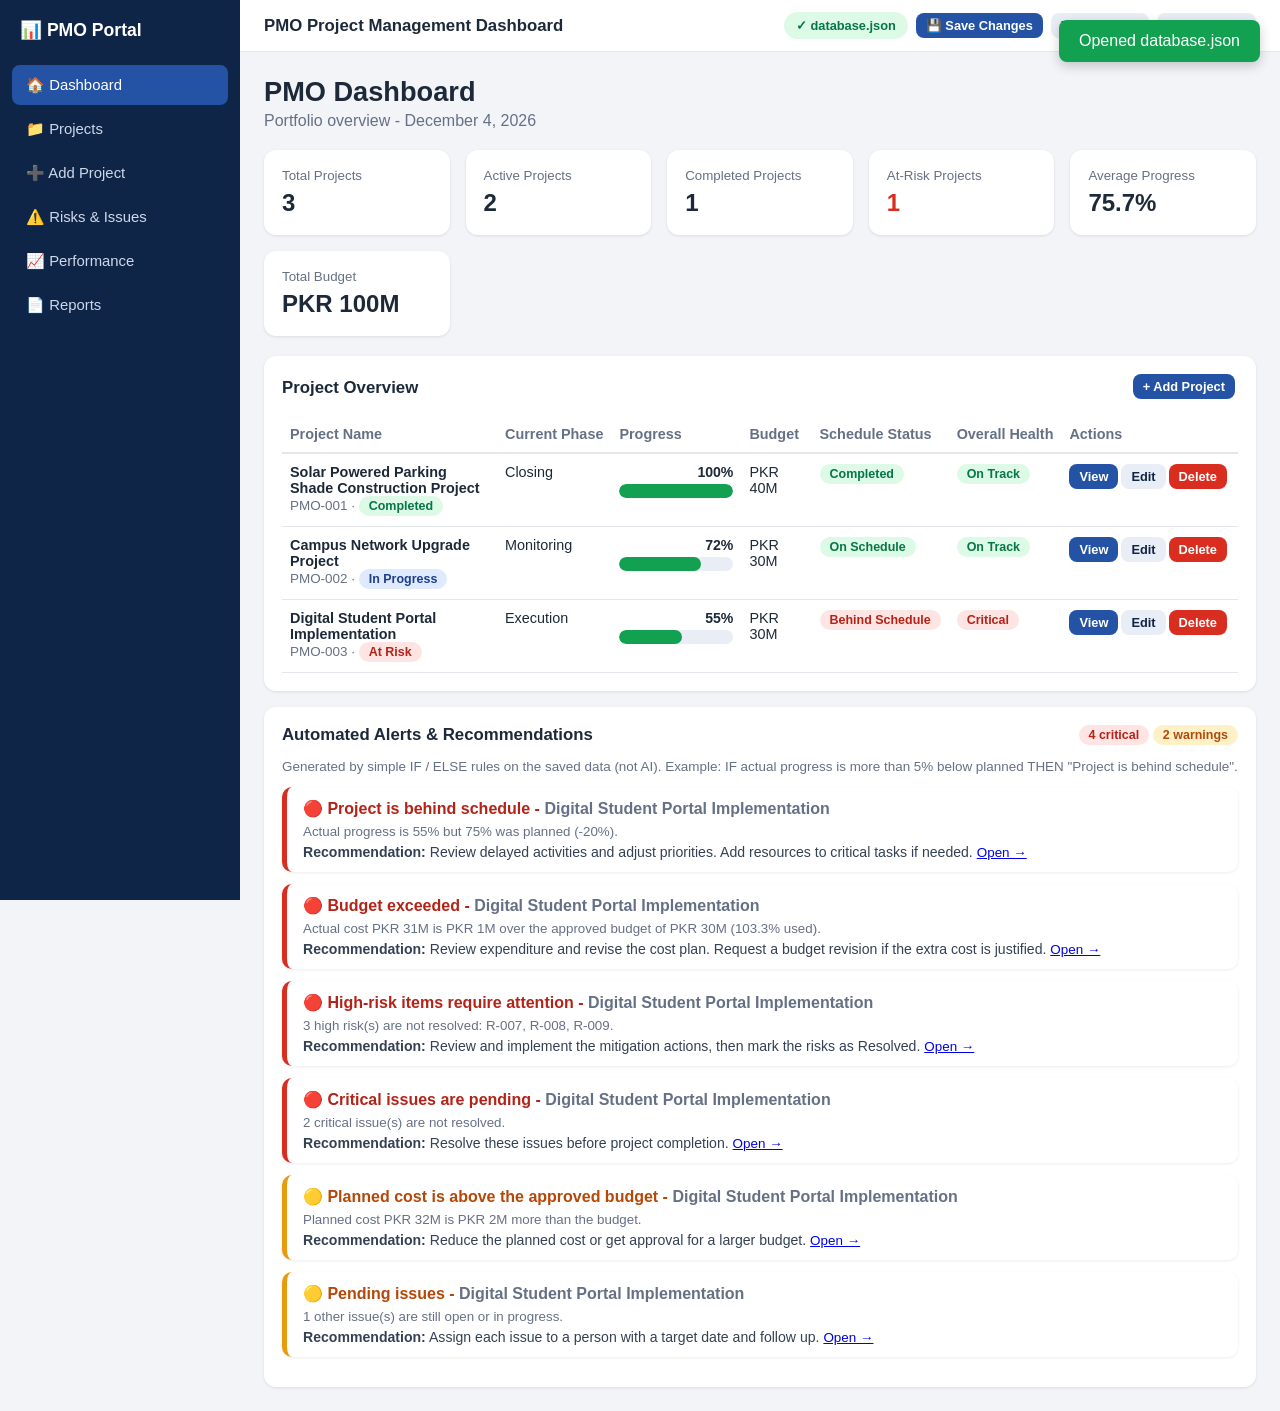
<file: index.html>
<!DOCTYPE html>
<html lang="en">
<head>
<meta charset="UTF-8">
<meta name="viewport" content="width=device-width, initial-scale=1">
<title>PMO Project Management Dashboard</title>
<link rel="stylesheet" href="assets/css/style.css">
</head>
<body>

<!-- ===== Start screen: connect database.json ===== -->
<section id="welcome">
  <h1>PMO Project Management Dashboard</h1>
  <p>Project Monitoring, Performance &amp; Risk Management</p>
  <div id="connectBox" style="display:none">
    <button class="btn big" id="btnReconnect" style="display:none"></button>
    <button class="btn big" id="btnConnect">📂 Connect Database (database.json)</button>
    <div class="welcome-links">
      <a href="#" id="btnImport">Browser not supported? Open a JSON file (changes must be exported)</a>
    </div>
    <input type="file" id="importFile" accept=".json,application/json" hidden>
  </div>
  <div id="welcomeMsg"><div class="note">Loading <b>database.json</b> from this folder…</div></div>
  <div class="welcome-note" id="welcomeNote">
    When <b>database.json</b> is in the same folder as this page, the dashboard opens it automatically.
  </div>
</section>

<!-- ===== Main application ===== -->
<div id="app">
  <aside id="side">
    <h2>📊 PMO Portal</h2>
    <nav id="nav">
      <a data-v="dashboard">🏠 Dashboard</a>
      <a data-v="projects">📁 Projects</a>
      <a data-v="add">➕ Add Project</a>
      <a data-v="risks">⚠️ Risks &amp; Issues</a>
      <a data-v="performance">📈 Performance</a>
      <a data-v="report">📄 Reports</a>
    </nav>
  </aside>
  <div id="sideShade"></div>
  <header>
    <div class="hl"><button class="btn sec" id="menuBtn">☰</button> <b>PMO Project Management Dashboard</b></div>
    <div class="hr">
      <button id="dbStatus" class="dbpill" title="Database options"></button>
      <button class="btn sm" id="btnSave" title="Write all data to database.json now">💾 Save Changes</button>
      <button class="btn sm sec" id="btnImportJson" title="Replace all data with another JSON file">Import JSON</button>
      <button class="btn sm sec" id="btnExport" title="Download a copy of database.json">Export JSON</button>
      <input type="file" id="hdrImport" accept=".json,application/json" hidden>
    </div>
  </header>
  <div id="banner"></div>
  <main id="view"></main>
</div>

<!-- ===== Modal dialog ===== -->
<div id="modal" class="modal-wrap">
  <div class="modal">
    <div class="modal-h"><h3 id="modalTitle"></h3><button class="x" data-close>&times;</button></div>
    <div class="modal-b" id="modalBody"></div>
    <div class="modal-f" id="modalFoot"></div>
  </div>
</div>
<div id="toast"></div>

<!-- Libraries (stored locally so the dashboard works offline) -->
<script src="assets/js/vendor/jquery-3.7.1.min.js"></script>
<script src="assets/js/vendor/chart.umd.min.js"></script>
<!-- Application files -->
<script src="assets/js/app.js"></script>
<script src="assets/js/sample-data.js"></script>
<script src="assets/js/database.js"></script>
<script src="assets/js/projects.js"></script>
<script src="assets/js/risks.js"></script>
<script src="assets/js/comments.js"></script>
<script src="assets/js/alerts.js"></script>
<script src="assets/js/charts.js"></script>
<script src="assets/js/dashboard.js"></script>
<script src="assets/js/reports.js"></script>
</body>
</html>
</file>
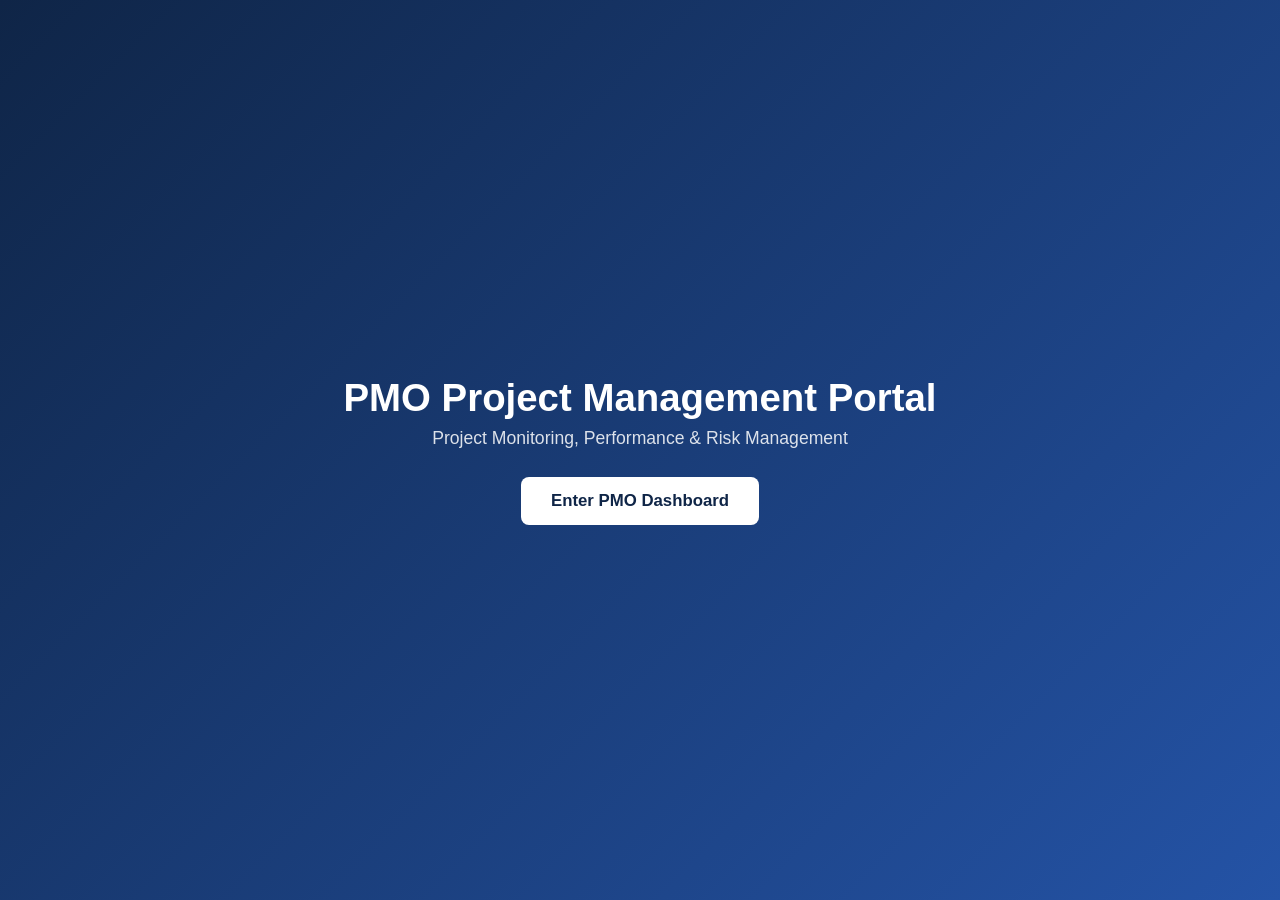
<file: reference.html>
<!DOCTYPE html>
<html lang="en">
<head>
<meta charset="UTF-8">
<meta name="viewport" content="width=device-width, initial-scale=1">
<title>PMO Project Management Portal</title>
<style>
:root{--navy:#0f2547;--blue:#2453a6;--bg:#f2f4f8;--card:#fff;--text:#1d2939;--muted:#667085;--line:#e4e7ec;--g:#12a150;--y:#e89b0c;--r:#d92d20}
*{box-sizing:border-box}body{margin:0;font-family:Segoe UI,Arial,sans-serif;background:var(--bg);color:var(--text)}
#welcome{min-height:100vh;display:flex;flex-direction:column;align-items:center;justify-content:center;background:linear-gradient(135deg,#0f2547,#2453a6);color:#fff;text-align:center;padding:20px}
#welcome h1{font-size:2.4rem;margin:0 0 8px}#welcome p{opacity:.85;margin:0 0 28px;font-size:1.1rem}
#app{display:none;min-height:100vh}
aside{position:fixed;left:0;top:0;bottom:0;width:230px;background:var(--navy);color:#cfd8ea;padding:20px 12px;z-index:20;transition:.25s}
aside h2{color:#fff;font-size:1.05rem;margin:0 8px 24px}
aside a{display:block;padding:11px 14px;border-radius:8px;cursor:pointer;margin-bottom:4px}
aside a:hover{background:#1c3966}aside a.active{background:var(--blue);color:#fff}
header{margin-left:230px;background:#fff;border-bottom:1px solid var(--line);padding:12px 24px;display:flex;align-items:center;justify-content:space-between;position:sticky;top:0;z-index:10}
header b{font-size:1.05rem}#menuBtn{display:none}
.user{display:flex;align-items:center;gap:8px;color:var(--muted);font-size:.9rem}
.avatar{width:34px;height:34px;border-radius:50%;background:var(--blue);color:#fff;display:flex;align-items:center;justify-content:center;font-weight:700}
main{margin-left:230px;padding:24px}
h1.t{margin:0}p.sub{color:var(--muted);margin:2px 0 20px}
.grid{display:grid;gap:16px;grid-template-columns:repeat(auto-fit,minmax(170px,1fr));margin-bottom:20px}
.grid2{display:grid;gap:16px;grid-template-columns:repeat(auto-fit,minmax(320px,1fr));margin-bottom:20px}
.card{background:var(--card);border-radius:12px;padding:18px;box-shadow:0 1px 3px rgba(16,24,40,.1)}
.kpi small{color:var(--muted);display:block;margin-bottom:6px}.kpi b{font-size:1.5rem}
.card h3{margin:0 0 14px;font-size:1.05rem}
table{width:100%;border-collapse:collapse;font-size:.9rem}th{text-align:left;color:var(--muted);font-weight:600;padding:10px 8px;border-bottom:2px solid var(--line);white-space:nowrap}
td{padding:10px 8px;border-bottom:1px solid var(--line)}.tw{overflow-x:auto}
.badge{padding:3px 10px;border-radius:20px;font-size:.78rem;font-weight:600;white-space:nowrap}
.green{background:#dcfae6;color:#067647}.yellow{background:#fef0c7;color:#b54708}.red{background:#fee4e2;color:#b42318}.gray{background:#eef0f4;color:#475467}
.btn{border:0;border-radius:8px;padding:8px 14px;cursor:pointer;font-size:.88rem;background:var(--blue);color:#fff;font-weight:600}
.btn.sec{background:#e9edf5;color:var(--navy)}.btn.del{background:var(--r)}.btn.sm{padding:5px 10px;font-size:.8rem;margin-right:3px}
.btn.big{background:#fff;color:var(--navy);padding:14px 30px;font-size:1.05rem}
.bar{height:14px;background:#e9edf5;border-radius:8px;overflow:hidden}.bar i{display:block;height:100%;border-radius:8px}
.row{margin-bottom:14px}.row div.l{display:flex;justify-content:space-between;font-size:.88rem;margin-bottom:4px}
.form{display:grid;gap:14px;grid-template-columns:repeat(auto-fit,minmax(220px,1fr))}
label{font-size:.82rem;font-weight:600;display:block;margin-bottom:4px}
input,select,textarea{width:100%;padding:9px;border:1px solid #cfd4dc;border-radius:8px;font:inherit}
input.bad,select.bad{border-color:var(--r);background:#fff5f4}
.err{color:var(--r);font-size:.76rem;min-height:14px}
.sec-t{grid-column:1/-1;font-weight:700;color:var(--blue);border-bottom:1px solid var(--line);padding-bottom:4px;margin-top:8px}
.full{grid-column:1/-1}
.toolbar{display:flex;gap:10px;flex-wrap:wrap;margin-bottom:14px}.toolbar input{max-width:280px}.toolbar select{max-width:180px}
#toast{position:fixed;top:20px;right:20px;background:var(--g);color:#fff;padding:12px 20px;border-radius:8px;display:none;z-index:99;box-shadow:0 4px 12px rgba(0,0,0,.2)}
.calcnote{background:#eef4ff;border-left:4px solid var(--blue);padding:10px 14px;border-radius:6px;font-size:.85rem;margin-bottom:16px}
.report h2{color:var(--navy);border-bottom:2px solid var(--navy);padding-bottom:6px}.report td:first-child{font-weight:600;width:40%}
.foot{text-align:center;color:var(--muted);margin-top:24px;font-size:.85rem}
.ring{width:120px;height:120px;border-radius:50%;display:flex;align-items:center;justify-content:center;margin:auto}
.ring span{background:#fff;width:88px;height:88px;border-radius:50%;display:flex;align-items:center;justify-content:center;font-weight:700;font-size:1.2rem}
@media(max-width:860px){aside{transform:translateX(-100%)}aside.open{transform:none}header,main{margin-left:0}#menuBtn{display:inline-block}}
@media print{aside,header,.noprint,#toast{display:none!important}main,header{margin:0!important}body{background:#fff}.card{box-shadow:none}}
</style>
</head>
<body>
<section id="welcome">
  <h1>PMO Project Management Portal</h1>
  <p>Project Monitoring, Performance &amp; Risk Management</p>
  <button class="btn big" onclick="enterApp()">Enter PMO Dashboard</button>
</section>

<div id="app">
  <aside id="side">
    <h2>📊 PMO Portal</h2>
    <a data-v="dashboard">Dashboard</a><a data-v="projects">Projects</a><a data-v="add">Add Project</a>
    <a data-v="risks">Risks</a><a data-v="performance">Performance</a><a data-v="report">Reports</a>
  </aside>
  <header>
    <div><button class="btn sec" id="menuBtn" onclick="side.classList.toggle('open')">☰</button> <b>PMO Project Management Portal</b></div>
    <div class="user"><div class="avatar">PM</div>Project Manager</div>
  </header>
  <main id="view"></main>
</div>
<div id="toast"></div>

<script>
/* ================= DATA & STORAGE ================= */
const SAMPLE = [
 {id:"PMO-001",name:"Solar Powered Parking Shade Construction Project",manager:"Project Manager",dept:"Administration",sponsor:"University Rector",start:"2026-01-05",end:"2026-08-30",budget:40000000,planned:40000000,actual:18000000,pp:60,ap:52,pd:180,ad:165,high:1,med:2,low:2,status:"In Progress",desc:"Installation of solar-powered parking shades to provide covered parking and support renewable energy usage on campus."},
 {id:"PMO-002",name:"Campus Network Upgrade Project",manager:"IT Project Manager",dept:"Information Technology",sponsor:"Director IT",start:"2026-02-01",end:"2026-07-15",budget:30000000,planned:30000000,actual:20000000,pp:70,ap:72,pd:120,ad:115,high:0,med:2,low:2,status:"In Progress",desc:"Upgrade of campus network infrastructure, switches, access points and network monitoring systems."},
 {id:"PMO-003",name:"Digital Student Portal Implementation",manager:"Project Manager",dept:"Student Affairs",sponsor:"University Administration",start:"2026-01-15",end:"2026-09-30",budget:30000000,planned:32000000,actual:31000000,pp:75,ap:55,pd:150,ad:175,high:3,med:2,low:1,status:"At Risk",desc:"Implementation of a centralized digital portal for student academic and administrative services."}
];
const RISK_TEXT=["Supplier delivery delays","Scope creep from stakeholders","Key resource unavailability","Budget overrun on materials","Technical integration issues","Regulatory / approval delay"];
const CATS=["Schedule","Cost","Technical","Resource","Scope","External"];
let projects=[],risks=[],currentId=null,editId=null,view="dashboard",filters={q:"",f:"All"};

function seedRisks(){ // generate register entries matching each sample project's risk counts
  const out=[];let n=1;
  SAMPLE.forEach(p=>[["High",p.high],["Medium",p.med],["Low",p.low]].forEach(([lvl,c])=>{
    for(let i=0;i<c;i++,n++)out.push({rid:"R-"+String(n).padStart(3,"0"),pid:p.id,desc:RISK_TEXT[n%6],cat:CATS[n%6],prob:lvl,impact:lvl,level:lvl,mit:"Monitor weekly and assign an owner",status:"Open"});
  }));return out;
}
function load(){
  try{projects=JSON.parse(localStorage.getItem("pmoProjects"));risks=JSON.parse(localStorage.getItem("pmoRisks"));}catch(e){}
  if(!Array.isArray(projects)||!projects.length||!Array.isArray(risks)){resetData(true);}
}
function save(){localStorage.setItem("pmoProjects",JSON.stringify(projects));localStorage.setItem("pmoRisks",JSON.stringify(risks));}
function resetData(silent){
  if(!silent&&!confirm("Restore the original 3 sample projects? All current data will be lost."))return;
  projects=JSON.parse(JSON.stringify(SAMPLE));risks=seedRisks();save();
  if(!silent){toast("Demo data restored");render();}
}

/* ================= CALCULATIONS ================= */
function calc(p){
  const util=p.budget>0?p.actual/p.budget*100:0;           // Budget utilization %
  const budgetVar=p.budget-p.actual;                        // Budget variance
  const progVar=p.ap-p.pp;                                  // Progress/schedule variance
  const score=p.high*3+p.med*2+p.low;                       // Risk score
  const riskLvl=score>=8?"High":score>=4?"Medium":"Low";
  // severity per dimension: 0 green, 1 yellow, 2 red -> most serious wins
  const sBudget=util>100?2:util>90?1:0, sProg=progVar<-15?2:progVar<-5?1:0, sRisk=score>=8?2:score>=4?1:0;
  const sev=Math.max(sBudget,sProg,sRisk);
  return {util,budgetVar,remaining:p.budget-p.actual,progVar,score,riskLvl,sev,
    health:["On Track","At Risk","Critical"][sev],color:["green","yellow","red"][sev],
    schedule:progVar>=-5?"On Schedule":progVar>=-15?"Slightly Behind":"Behind Schedule"};
}
const M=n=>"PKR "+(n/1e6).toFixed(n%1e6?1:0)+"M";
const P=n=>(Math.round(n*10)/10)+"%";
const badge=(t,c)=>`<span class="badge ${c}">${t}</span>`;
const esc=s=>String(s??"").replace(/[&<>"]/g,c=>({"&":"&amp;","<":"&lt;",">":"&gt;",'"':"&quot;"}[c]));
const riskColor=l=>({High:"red",Medium:"yellow",Low:"green"}[l]);
function bar(label,val,color,txt){return `<div class="row"><div class="l"><span>${label}</span><b>${txt??P(val)}</b></div><div class="bar"><i style="width:${Math.min(100,Math.max(0,val))}%;background:${color}"></i></div></div>`;}
const cur=()=>projects.find(p=>p.id===currentId)||projects[0];

/* ================= NAVIGATION ================= */
function enterApp(){document.getElementById("welcome").style.display="none";document.getElementById("app").style.display="block";render();}
function go(v,id){view=v;if(id)currentId=id;if(v!=="add")editId=null;side.classList.remove("open");render();window.scrollTo(0,0);}
document.querySelectorAll("aside a").forEach(a=>a.onclick=()=>go(a.dataset.v));
function toast(m,bad){const t=document.getElementById("toast");t.textContent=m;t.style.background=bad?"#d92d20":"#12a150";t.style.display="block";setTimeout(()=>t.style.display="none",2600);}
function render(){
  document.querySelectorAll("aside a").forEach(a=>a.classList.toggle("active",a.dataset.v===(view==="details"?"projects":view)));
  const v=document.getElementById("view");
  if(!projects.length&&!["add","projects","dashboard"].includes(view)){v.innerHTML=`<div class="card">No projects yet. Add one first.</div>`;return;}
  ({dashboard:rDashboard,projects:rProjects,add:rAdd,details:rDetails,risks:rRisks,performance:rPerformance,report:rReport}[view])(v);
}
function projectSelect(){return `<div class="toolbar noprint"><select onchange="currentId=this.value;render()">${projects.map(p=>`<option value="${p.id}" ${p.id===cur().id?"selected":""}>${esc(p.id)} - ${esc(p.name)}</option>`).join("")}</select></div>`;}

/* ================= DASHBOARD ================= */
function rDashboard(v){
  const n=projects.length,c=projects.map(calc);
  const on=c.filter(x=>x.sev===0).length,risk=c.filter(x=>x.sev>0).length;
  const tot=projects.reduce((s,p)=>s+p.budget,0),avg=n?projects.reduce((s,p)=>s+p.ap,0)/n:0;
  v.innerHTML=`<h1 class="t">PMO Dashboard</h1><p class="sub">Project Portfolio Overview</p>
  <div class="grid">
   <div class="card kpi"><small>Total Projects</small><b>${n}</b></div>
   <div class="card kpi"><small>Projects On Track</small><b style="color:var(--g)">${on}</b></div>
   <div class="card kpi"><small>Projects At Risk / Critical</small><b style="color:var(--r)">${risk}</b></div>
   <div class="card kpi"><small>Total Budget</small><b>${M(tot)}</b></div>
   <div class="card kpi"><small>Average Progress</small><b>${Math.round(avg)}%</b></div></div>
  <div class="card"><div style="display:flex;justify-content:space-between;flex-wrap:wrap;gap:8px"><h3>Project Portfolio</h3>
   <button class="btn sec sm noprint" onclick="resetData()">Reset Demo Data</button></div>
   <div class="tw">${projectTable(projects)}</div></div>`;
}
function projectTable(list,actions){
  if(!list.length)return `<p style="color:var(--muted)">No projects found.</p>`;
  return `<table><tr><th>Project Name</th><th>Project Manager</th><th>Budget</th><th>Progress</th><th>Schedule Status</th><th>Risk Level</th><th>Overall Health</th><th>Action</th></tr>`+
  list.map(p=>{const c=calc(p);return `<tr><td><b>${esc(p.name)}</b><br><small style="color:var(--muted)">${esc(p.id)}</small></td><td>${esc(p.manager)}</td><td>${M(p.budget)}</td>
   <td style="min-width:110px">${P(p.ap)}<div class="bar" style="height:8px"><i style="width:${p.ap}%;background:var(--blue)"></i></div></td>
   <td>${badge(c.schedule,c.progVar>=-5?"green":c.progVar>=-15?"yellow":"red")}</td><td>${badge(c.riskLvl,riskColor(c.riskLvl))}</td><td>${badge(c.health,c.color)}</td>
   <td style="white-space:nowrap"><button class="btn sm" onclick="go('details','${p.id}')">View</button>${actions?`<button class="btn sm sec" onclick="editProject('${p.id}')">Edit</button><button class="btn sm del" onclick="delProject('${p.id}')">Delete</button>`:""}</td></tr>`}).join("")+`</table>`;
}

/* ================= PROJECTS LIST (search + filter) ================= */
function rProjects(v){
  v.innerHTML=`<h1 class="t">Projects</h1><p class="sub">Search, filter and manage all projects</p>
  <div class="card"><div class="toolbar"><input id="q" placeholder="Search Projects..." value="${esc(filters.q)}" oninput="filters.q=this.value;refreshList()">
   <select onchange="filters.f=this.value;refreshList()">${["All","On Track","At Risk","Critical","Completed","In Progress"].map(o=>`<option ${o===filters.f?"selected":""}>${o}</option>`).join("")}</select>
   <button class="btn" onclick="go('add')">+ Add Project</button></div><div class="tw" id="list"></div></div>`;
  refreshList();
}
function refreshList(){
  const q=filters.q.toLowerCase(),f=filters.f;
  const list=projects.filter(p=>{const c=calc(p);
    const m=[p.name,p.id,p.manager,p.dept].join(" ").toLowerCase().includes(q);
    const ok=f==="All"||c.health===f||p.status===f;return m&&ok;});
  document.getElementById("list").innerHTML=projectTable(list,true);
}
function delProject(id){
  if(!confirm("Delete this project and its risks? This cannot be undone."))return;
  projects=projects.filter(p=>p.id!==id);risks=risks.filter(r=>r.pid!==id);save();
  if(currentId===id)currentId=null;toast("Project deleted");render();
}
function editProject(id){editId=id;view="add";render();}

/* ================= ADD / EDIT FORM ================= */
const FIELDS=[
 ["Project Information"],["name","Project Name","text"],["id","Project ID","text"],["manager","Project Manager","text"],["dept","Department","text"],["sponsor","Sponsor","text"],["start","Project Start Date","date"],["end","Project End Date","date"],
 ["Budget Information (PKR)"],["budget","Approved Budget","number"],["planned","Planned Cost","number"],["actual","Actual Cost","number"],
 ["Schedule Information"],["pp","Planned Progress (%)","number"],["ap","Actual Progress (%)","number"],["pd","Planned Duration (days)","number"],["ad","Actual Duration (days)","number"],
 ["Risk Information"],["high","Number of High Risks","number"],["med","Number of Medium Risks","number"],["low","Number of Low Risks","number"],
 ["Other Project Information"],["status","Project Status","select"],["desc","Project Description","textarea"]];
const REQUIRED=["name","id","manager","dept","sponsor","start","end","budget","planned","actual","pp","ap","pd","ad","high","med","low"];
function rAdd(v){
  const p=editId?projects.find(x=>x.id===editId):null;
  v.innerHTML=`<h1 class="t">${p?"Edit Project":"Add New Project"}</h1><p class="sub">Enter standardized PMO data. Health, variances and risk score are calculated automatically.</p>
  <div class="card"><div class="form">`+FIELDS.map(f=>{
    if(f.length===1)return `<div class="sec-t">${f[0]}</div>`;
    const [k,l,t]=f,val=p?p[k]:"";let input;
    if(t==="select")input=`<select id="f_${k}">${["Planning","In Progress","On Hold","Completed"].map(o=>`<option ${val===o?"selected":""}>${o}</option>`).join("")}</select>`;
    else if(t==="textarea")input=`<textarea id="f_${k}" rows="3">${esc(val)}</textarea>`;
    else input=`<input id="f_${k}" type="${t}" ${t==="number"?'min="0" step="any"':""} value="${esc(val)}" ${k==="id"&&p?"readonly":""}>`;
    return `<div class="${t==="textarea"?"full":""}"><label>${l}${REQUIRED.includes(k)?" *":""}</label>${input}<div class="err" id="e_${k}"></div></div>`;
  }).join("")+`</div><div style="margin-top:18px"><button class="btn" onclick="saveProject()">Save Project</button>
  <button class="btn sec" onclick="${p?"go('projects')":"clearForm()"}">${p?"Cancel":"Clear Form"}</button></div></div>`;
}
function clearForm(){FIELDS.forEach(f=>{if(f.length>1){const e=document.getElementById("f_"+f[0]);if(e){e.value=f[2]==="select"?"Planning":"";e.classList.remove("bad");document.getElementById("e_"+f[0]).textContent="";}}});}
function saveProject(){
  const d={};let ok=true;
  const fail=(k,m)=>{ok=false;document.getElementById("f_"+k).classList.add("bad");document.getElementById("e_"+k).textContent=m;};
  FIELDS.forEach(f=>{if(f.length>1){const k=f[0];d[k]=document.getElementById("f_"+k).value.trim();document.getElementById("f_"+k).classList.remove("bad");document.getElementById("e_"+k).textContent="";}});
  REQUIRED.forEach(k=>{if(d[k]==="")fail(k,"This field is required");});
  ["budget","planned","actual","pd","ad","high","med","low"].forEach(k=>{if(d[k]!==""&&(isNaN(d[k])||+d[k]<0))fail(k,"Enter a valid number (0 or more)");});
  ["high","med","low","pd","ad"].forEach(k=>{if(d[k]!==""&&!isNaN(d[k])&&+d[k]>=0&&k.length<4&&!Number.isInteger(+d[k]))fail(k,"Must be a whole number");});
  ["pp","ap"].forEach(k=>{if(d[k]!==""&&(isNaN(d[k])||+d[k]<0||+d[k]>100))fail(k,"Must be between 0 and 100");});
  if(d.budget!==""&&+d.budget===0)fail("budget","Approved budget must be greater than 0");
  if(d.start&&isNaN(Date.parse(d.start)))fail("start","Invalid date");
  if(d.end&&isNaN(Date.parse(d.end)))fail("end","Invalid date");
  if(d.start&&d.end&&Date.parse(d.end)<Date.parse(d.start))fail("end","End date cannot be before start date");
  if(!editId&&d.id&&projects.some(p=>p.id.toLowerCase()===d.id.toLowerCase()))fail("id","Project ID already exists");
  if(!ok){toast("Please fix the highlighted fields",true);return;}
  ["budget","planned","actual","pp","ap","pd","ad","high","med","low"].forEach(k=>d[k]=+d[k]);
  if(editId)projects=projects.map(p=>p.id===editId?d:p);else projects.push(d);
  save();currentId=d.id;toast(editId?"Project updated successfully":"Project saved successfully");go("details",d.id);
}

/* ================= PROJECT DETAILS ================= */
function rDetails(v){
  const p=cur(),c=calc(p);
  v.innerHTML=`<h1 class="t">${esc(p.name)}</h1><p class="sub">${esc(p.id)} • ${esc(p.manager)} • ${badge(p.status,"gray")} • ${esc(p.dept)}</p>
  <div class="calcnote">ℹ️ Health, variances and risk level below are <b>calculated indicators</b> generated automatically from the entered data.</div>
  <div class="grid">${[["Approved Budget",M(p.budget)],["Actual Cost",M(p.actual)],["Budget Utilization",P(c.util)],["Planned Progress",P(p.pp)],["Actual Progress",P(p.ap)],["Progress Variance",(c.progVar>0?"+":"")+P(c.progVar)],["Risk Score",c.score+" ("+c.riskLvl+")"]].map(k=>`<div class="card kpi"><small>${k[0]}</small><b>${k[1]}</b></div>`).join("")}
   <div class="card kpi"><small>Overall Health</small>${badge(c.health,c.color)}</div></div>
  <div class="grid2"><div class="card"><h3>Progress</h3>${bar("Planned Progress",p.pp,"#9db4de")}${bar("Actual Progress",p.ap,c.progVar<-5?"var(--y)":"var(--g)")}<b>Variance: ${c.progVar>0?"+":""}${P(c.progVar)}</b> <span style="color:var(--muted)">(${c.progVar<0?"behind":"ahead of"} plan)</span></div>
   <div class="card"><h3>Budget Performance</h3>${bar("Budget Utilization",c.util,c.util>100?"var(--r)":c.util>90?"var(--y)":"var(--blue)")}
   <table><tr><td>Approved Budget</td><td>${M(p.budget)}</td></tr><tr><td>Actual Cost</td><td>${M(p.actual)}</td></tr><tr><td>Remaining Budget</td><td>${M(c.remaining)}</td></tr><tr><td>Budget Variance</td><td style="color:${c.budgetVar<0?"var(--r)":"var(--g)"}">${c.budgetVar<0?"-":""}${M(Math.abs(c.budgetVar))}</td></tr></table></div></div>
  <div class="card"><h3>Description</h3><p>${esc(p.desc)||"—"}</p><button class="btn sec noprint" onclick="editProject('${p.id}')">Edit</button> <button class="btn sec noprint" onclick="go('report')">View Report</button></div>`;
}

/* ================= RISKS ================= */
function rRisks(v){
  const p=cur(),c=calc(p),list=risks.filter(r=>r.pid===p.id);
  v.innerHTML=`<h1 class="t">Risk Management</h1><p class="sub">Risk register and scoring (High×3, Medium×2, Low×1)</p>${projectSelect()}
  <div class="grid">${[["Total Risks",p.high+p.med+p.low],["High Risks",p.high],["Medium Risks",p.med],["Low Risks",p.low],["Risk Score",c.score]].map(k=>`<div class="card kpi"><small>${k[0]}</small><b>${k[1]}</b></div>`).join("")}
   <div class="card kpi"><small>Overall Risk Level</small>${badge(c.riskLvl,riskColor(c.riskLvl))}</div></div>
  <div class="card noprint"><h3>Add Risk</h3><div class="form">
   <div class="full"><label>Risk Description *</label><input id="r_desc"><div class="err" id="r_err"></div></div>
   <div><label>Category</label><select id="r_cat">${CATS.map(x=>`<option>${x}</option>`).join("")}</select></div>
   ${["Probability","Impact","Risk Level"].map(l=>`<div><label>${l}</label><select id="r_${l.split(" ")[0].toLowerCase()}"><option>Low</option><option>Medium</option><option>High</option></select></div>`).join("")}
   <div><label>Mitigation</label><input id="r_mit"></div>
   <div><label>Status</label><select id="r_status"><option>Open</option><option>Mitigating</option><option>Closed</option></select></div></div>
   <button class="btn" style="margin-top:14px" onclick="addRisk()">Add Risk</button></div>
  <div class="card" style="margin-top:20px"><h3>Risk Register - ${esc(p.name)}</h3><div class="tw">${list.length?`<table><tr><th>Risk ID</th><th>Risk Description</th><th>Category</th><th>Probability</th><th>Impact</th><th>Risk Level</th><th>Mitigation</th><th>Status</th><th class="noprint"></th></tr>`+
   list.map(r=>`<tr><td>${r.rid}</td><td>${esc(r.desc)}</td><td>${r.cat}</td><td>${r.prob}</td><td>${r.impact}</td><td>${badge(r.level,riskColor(r.level))}</td><td>${esc(r.mit)}</td><td>${r.status}</td><td class="noprint"><button class="btn sm del" onclick="delRisk('${r.rid}')">Delete</button></td></tr>`).join("")+`</table>`:"<p style='color:var(--muted)'>No risks registered.</p>"}</div></div>`;
}
function addRisk(){
  const p=cur(),g=id=>document.getElementById(id).value.trim();
  if(!g("r_desc")){document.getElementById("r_err").textContent="Risk description is required";toast("Risk description is required",true);return;}
  const max=risks.reduce((m,r)=>Math.max(m,parseInt(r.rid.slice(2))||0),0);
  const level=g("r_risk");
  risks.push({rid:"R-"+String(max+1).padStart(3,"0"),pid:p.id,desc:g("r_desc"),cat:g("r_cat"),prob:g("r_probability"),impact:g("r_impact"),level,mit:g("r_mit")||"—",status:g("r_status")});
  p[{High:"high",Medium:"med",Low:"low"}[level]]++;   // keeps risk score in sync with the register
  save();toast("Risk added - risk score updated");render();
}
function delRisk(rid){
  if(!confirm("Delete this risk?"))return;
  const r=risks.find(x=>x.rid===rid),p=projects.find(x=>x.id===r.pid),k={High:"high",Medium:"med",Low:"low"}[r.level];
  if(p&&p[k]>0)p[k]--;risks=risks.filter(x=>x.rid!==rid);save();toast("Risk deleted");render();
}

/* ================= PERFORMANCE ================= */
function rPerformance(v){
  const p=cur(),c=calc(p),deg=Math.min(100,c.util)*3.6,rc={green:"#12a150",yellow:"#e89b0c",red:"#d92d20"}[c.color];
  const tot=Math.max(1,p.high+p.med+p.low);
  v.innerHTML=`<h1 class="t">Project Performance</h1><p class="sub">Calculated performance indicators</p>${projectSelect()}
  <div class="grid2">
   <div class="card"><h3>Progress Performance</h3>${bar("Planned",p.pp,"#9db4de")}${bar("Actual",p.ap,"var(--blue)")}<b>Variance ${c.progVar>0?"+":""}${P(c.progVar)}</b></div>
   <div class="card"><h3>Budget Performance</h3>${bar("Approved Budget",100,"#9db4de",M(p.budget))}${bar("Actual Cost",c.util,c.util>100?"var(--r)":"var(--blue)",M(p.actual))}<b>Utilization ${P(c.util)}</b></div>
   <div class="card"><h3>Schedule Performance</h3>${bar("Planned Duration",100,"#9db4de",p.pd+" days")}${bar("Actual Duration",p.pd?p.ad/p.pd*100:0,p.ad>p.pd?"var(--y)":"var(--g)",p.ad+" days")}<b>${p.ad-p.pd>0?"+":""}${p.ad-p.pd} days vs plan • ${c.schedule}</b></div>
   <div class="card"><h3>Risk Performance</h3>${bar("High",p.high/tot*100,"var(--r)",p.high)}${bar("Medium",p.med/tot*100,"var(--y)",p.med)}${bar("Low",p.low/tot*100,"var(--g)",p.low)}<b>Score ${c.score} - ${c.riskLvl}</b></div>
   <div class="card" style="text-align:center"><h3>Overall Project Health</h3><div class="ring" style="background:conic-gradient(${rc} ${deg}deg,#e9edf5 0)"><span>${Math.round(c.util)}%</span></div><small style="color:var(--muted)">Budget used</small><p>${badge(c.health,c.color)}</p>
   <small style="color:var(--muted)">Worst of: budget, progress variance, risk score</small></div></div>`;
}

/* ================= REPORT ================= */
function rReport(v){
  const p=cur(),c=calc(p),t=(rows)=>`<table>${rows.map(r=>`<tr><td>${r[0]}</td><td>${r[1]}</td></tr>`).join("")}</table>`;
  v.innerHTML=projectSelect()+`<div class="card report"><h1 style="margin-top:0;color:var(--navy)">Project Performance Report</h1><p style="color:var(--muted)">Generated on ${new Date().toLocaleDateString()}</p>
  <h2>Project Information</h2>${t([["Project Name",esc(p.name)],["Project ID",esc(p.id)],["Project Manager",esc(p.manager)],["Department",esc(p.dept)],["Sponsor",esc(p.sponsor)],["Duration",p.start+" to "+p.end],["Status",p.status],["Description",esc(p.desc)]])}
  <h2>Performance Summary</h2>${t([["Overall Health",badge(c.health,c.color)+" (calculated)"],["Progress Variance",(c.progVar>0?"+":"")+P(c.progVar)],["Budget Utilization",P(c.util)],["Risk Score",c.score+" - "+c.riskLvl]])}
  <h2>Budget Summary</h2>${t([["Approved Budget",M(p.budget)],["Planned Cost",M(p.planned)],["Actual Cost",M(p.actual)],["Remaining Budget",M(c.remaining)],["Budget Variance",(c.budgetVar<0?"-":"")+M(Math.abs(c.budgetVar))]])}
  <h2>Schedule Summary</h2>${t([["Planned Progress",P(p.pp)],["Actual Progress",P(p.ap)],["Schedule Variance",(c.progVar>0?"+":"")+P(c.progVar)],["Planned / Actual Duration",p.pd+" / "+p.ad+" days"],["Schedule Status",c.schedule]])}
  <h2>Risk Summary</h2>${t([["High / Medium / Low",p.high+" / "+p.med+" / "+p.low],["Risk Score",c.score],["Overall Risk Level",c.riskLvl]])}
  <div class="foot">Generated by PMO Project Management Portal</div></div>
  <p class="noprint" style="margin-top:16px"><button class="btn" onclick="window.print()">Print / Export Report</button></p>`;
}

load();
</script>
</body>
</html>
</file>
<file: assets/css/style.css>
/* =====================================================================
   PMO Dashboard - styles
   Colours, sidebar, cards, tables, badges and forms are taken from
   reference.html so the dashboard keeps the original look.
   ===================================================================== */

/* ---------- Base colours (same as reference.html) ---------- */
:root {
  --navy: #0f2547;
  --blue: #2453a6;
  --bg: #f2f4f8;
  --card: #fff;
  --text: #1d2939;
  --muted: #667085;
  --line: #e4e7ec;
  --g: #12a150;   /* green  = on track   */
  --y: #e89b0c;   /* yellow = attention  */
  --r: #d92d20;   /* red    = critical   */
}
* { box-sizing: border-box; }
body {
  margin: 0;
  font-family: Segoe UI, Arial, sans-serif;
  background: var(--bg);
  color: var(--text);
}

/* ---------- Start screen (Connect Database) ---------- */
#welcome {
  min-height: 100vh;
  display: flex;
  flex-direction: column;
  align-items: center;
  justify-content: center;
  background: linear-gradient(135deg, #0f2547, #2453a6);
  color: #fff;
  text-align: center;
  padding: 20px;
}
#welcome h1 { font-size: 2.4rem; margin: 0 0 8px; }
#welcome p { opacity: .85; margin: 0 0 28px; font-size: 1.1rem; }
.welcome-links { margin-top: 16px; font-size: .88rem; }
.welcome-links a { color: #dbe6ff; }
#welcomeMsg { margin-top: 18px; max-width: 640px; }
#welcomeMsg .note { color: var(--text); text-align: left; }
.welcome-note { margin-top: 30px; max-width: 620px; font-size: .88rem; opacity: .85; line-height: 1.6; }

/* ---------- Layout: sidebar, header, main ---------- */
#app { display: none; min-height: 100vh; }
aside {
  position: fixed;
  left: 0; top: 0; bottom: 0;
  width: 240px;
  background: var(--navy);
  color: #cfd8ea;
  padding: 20px 12px;
  z-index: 40;
  overflow-y: auto;
}
aside h2 { color: #fff; font-size: 1.1rem; margin: 0 8px 24px; }
aside a {
  display: block;
  padding: 11px 14px;
  border-radius: 8px;
  cursor: pointer;
  margin-bottom: 4px;
  color: #cfd8ea;
  font-size: .93rem;
}
aside a:hover { background: #1c3966; }
aside a.active { background: var(--blue); color: #fff; }

header {
  margin-left: 240px;
  background: #fff;
  border-bottom: 1px solid var(--line);
  padding: 12px 24px;
  display: flex;
  flex-wrap: wrap;
  align-items: center;
  justify-content: space-between;
  gap: 10px;
  position: sticky;
  top: 0;
  z-index: 30;
}
header b { font-size: 1.05rem; }
header .btn.sm { margin: 0; }
#menuBtn { display: none; }
.hl, .hr { display: flex; align-items: center; gap: 8px; flex-wrap: wrap; }
main { margin-left: 240px; padding: 24px; max-width: 1500px; }
#banner .note { margin: 14px 24px 0 264px; }
#sideShade { display: none; }

/* ---------- Titles, cards, grids ---------- */
h1.t { margin: 0; font-size: 1.7rem; }
p.sub { color: var(--muted); margin: 4px 0 20px; }
.grid { display: grid; gap: 16px; grid-template-columns: repeat(auto-fit, minmax(170px, 1fr)); margin-bottom: 20px; }
.grid2 { display: grid; gap: 16px; grid-template-columns: repeat(auto-fit, minmax(340px, 1fr)); margin-bottom: 20px; }
.card { background: var(--card); border-radius: 12px; padding: 18px; box-shadow: 0 1px 3px rgba(16, 24, 40, .1); }
.card h3 { margin: 0 0 14px; font-size: 1.05rem; }
.kpi small { color: var(--muted); display: block; margin-bottom: 6px; }
.kpi b { font-size: 1.5rem; }
.toolbar { display: flex; gap: 10px; flex-wrap: wrap; margin-bottom: 14px; align-items: center; }
.toolbar h2, .toolbar h3 { margin: 0; flex: 1; }
.toolbar input { max-width: 280px; }
.toolbar select { max-width: 340px; width: auto; }

/* ---------- Tables ---------- */
table { width: 100%; border-collapse: collapse; font-size: .9rem; }
th { text-align: left; color: var(--muted); font-weight: 600; padding: 10px 8px; border-bottom: 2px solid var(--line); white-space: nowrap; }
td { padding: 10px 8px; border-bottom: 1px solid var(--line); vertical-align: top; }
.tw { overflow-x: auto; }
table.kv td:first-child { font-weight: 600; width: 40%; }

/* ---------- Status badges (green / yellow / red) ---------- */
.badge { padding: 3px 10px; border-radius: 20px; font-size: .78rem; font-weight: 600; white-space: nowrap; display: inline-block; }
.green  { background: #dcfae6; color: #067647; }
.yellow { background: #fef0c7; color: #b54708; }
.red    { background: #fee4e2; color: #b42318; }
.gray   { background: #eef0f4; color: #475467; }
.blue   { background: #e0eaff; color: #1d3f8a; }
.txt-red { color: var(--r); }

/* ---------- Buttons ---------- */
.btn {
  border: 0;
  border-radius: 8px;
  padding: 8px 14px;
  cursor: pointer;
  font-size: .88rem;
  background: var(--blue);
  color: #fff;
  font-weight: 600;
  font-family: inherit;
}
.btn:disabled { opacity: .45; cursor: not-allowed; }
.btn.sec { background: #e9edf5; color: var(--navy); }
.btn.del { background: var(--r); }
.btn.ok  { background: var(--g); }
.btn.sm  { padding: 5px 10px; font-size: .8rem; margin: 0 3px 3px 0; }
.btn.big { background: #fff; color: var(--navy); padding: 14px 30px; font-size: 1.05rem; margin: 6px; }   /* start screen */
.form .btn.big { background: var(--blue); color: #fff; margin: 6px 6px 0 0; }                         /* form submit */

/* ---------- Progress bars ---------- */
.bar { height: 14px; background: #e9edf5; border-radius: 8px; overflow: hidden; }
.bar i { display: block; height: 100%; border-radius: 8px; }
.row { margin-bottom: 14px; }
.row div.l { display: flex; justify-content: space-between; font-size: .88rem; margin-bottom: 4px; }

/* ---------- Forms ---------- */
.form { display: grid; gap: 14px; grid-template-columns: repeat(auto-fit, minmax(220px, 1fr)); }
label { font-size: .82rem; font-weight: 600; display: block; margin-bottom: 4px; }
input, select, textarea { width: 100%; padding: 9px; border: 1px solid #cfd4dc; border-radius: 8px; font: inherit; background: #fff; }
input[readonly] { background: #f5f6f8; color: var(--muted); }
input.bad, select.bad, textarea.bad { border-color: var(--r); background: #fff5f4; }   /* field with an error */
.err { color: var(--r); font-size: .76rem; min-height: 14px; }
.hint { color: var(--muted); font-size: .76rem; }
.sec-t { grid-column: 1 / -1; font-weight: 700; color: var(--blue); border-bottom: 1px solid var(--line); padding-bottom: 4px; margin-top: 8px; }
.full { grid-column: 1 / -1; }

/* ---------- Notes and alerts ---------- */
.note { background: #eef4ff; border-left: 4px solid var(--blue); padding: 10px 14px; border-radius: 6px; font-size: .88rem; margin-bottom: 16px; }
.note.warn { background: #fffaeb; border-color: var(--y); }
.note.bad  { background: #fef3f2; border-color: var(--r); }
.note.good { background: #ecfdf3; border-color: var(--g); }
.alert { border-left: 5px solid var(--y); background: #fff; border-radius: 10px; padding: 12px 16px; margin-bottom: 12px; box-shadow: 0 1px 3px rgba(16, 24, 40, .08); }
.alert.red    { border-color: var(--r); }
.alert.yellow { border-color: var(--y); }
.alert.green  { border-color: var(--g); }
.alert.blue   { border-color: var(--blue); }
.alert b { display: block; margin-bottom: 4px; }
.alert small { color: var(--muted); }
.alert .rec { font-size: .88rem; color: #344054; margin-top: 4px; }
ul.clean { margin: 6px 0 12px; padding-left: 20px; }
ul.clean li { margin-bottom: 5px; }
li.check { list-style: none; margin-left: -20px; padding: 8px 12px; border-radius: 8px; margin-bottom: 6px; }
li.check.bad { background: #fef3f2; border-left: 4px solid var(--r); }

/* ---------- Comments and updates ---------- */
.entry { border: 1px solid var(--line); border-left: 4px solid var(--blue); border-radius: 8px; padding: 10px 14px; margin-bottom: 10px; }
.entry.comment { border-left-color: #98a2b3; }
.entry-h { display: flex; flex-wrap: wrap; align-items: center; gap: 8px; }
.entry-a { margin-left: auto; }
.entry-t { margin-top: 6px; font-size: .92rem; line-height: 1.5; }

/* ---------- Charts ---------- */
.chart-box { position: relative; height: 260px; }
.chart-box.sm { height: 220px; max-width: 320px; margin: auto; }

/* ---------- Modal dialog ---------- */
.modal-wrap { display: none; position: fixed; inset: 0; background: rgba(15, 37, 71, .45); z-index: 100; align-items: flex-start; justify-content: center; padding: 40px 16px; overflow-y: auto; }
.modal-wrap.open { display: flex; }
.modal { background: #fff; border-radius: 12px; width: 100%; max-width: 720px; box-shadow: 0 20px 50px rgba(0, 0, 0, .25); }
.modal-h { display: flex; justify-content: space-between; align-items: center; padding: 16px 20px; border-bottom: 1px solid var(--line); }
.modal-h h3 { margin: 0; font-size: 1.1rem; }
.modal-b { padding: 20px; max-height: 70vh; overflow-y: auto; }
.modal-b h3 { font-size: 1rem; margin-bottom: 10px; }
.modal-f { padding: 14px 20px; border-top: 1px solid var(--line); display: flex; justify-content: flex-end; gap: 8px; flex-wrap: wrap; }
.x { background: none; border: 0; font-size: 1.6rem; cursor: pointer; color: var(--muted); line-height: 1; }

/* ---------- Tabs (Risk Register / Issue Register) ---------- */
.tabs { display: flex; gap: 4px; border-bottom: 2px solid var(--line); margin-bottom: 18px; flex-wrap: wrap; }
.tabs a { padding: 9px 16px; cursor: pointer; color: var(--muted); font-weight: 600; font-size: .9rem; margin-bottom: -2px; border-bottom: 2px solid transparent; }
.tabs a.active { color: var(--blue); border-bottom-color: var(--blue); }

/* ---------- Toast message and save indicator ---------- */
#toast { position: fixed; top: 20px; right: 20px; background: var(--g); color: #fff; padding: 12px 20px; border-radius: 8px; display: none; z-index: 120; box-shadow: 0 4px 12px rgba(0, 0, 0, .2); max-width: 420px; }
.dbpill { font-size: .8rem; font-weight: 600; padding: 6px 12px; border-radius: 20px; border: 0; cursor: pointer; background: #eef0f4; color: #475467; font-family: inherit; }
.dbpill.ok   { background: #dcfae6; color: #067647; }
.dbpill.busy { background: #e0eaff; color: #1d3f8a; }
.dbpill.bad  { background: #fee4e2; color: #b42318; }
.dbpill.warn { background: #fef0c7; color: #b54708; }

/* ---------- Small helpers ---------- */
.muted { color: var(--muted); }
.small { font-size: .84rem; }
.mt { margin-top: 16px; }
.nowrap { white-space: nowrap; }

/* ---------- Report ---------- */
.report h2 { color: var(--navy); border-bottom: 2px solid var(--navy); padding-bottom: 6px; font-size: 1.15rem; }
.foot { text-align: center; color: var(--muted); margin-top: 24px; font-size: .85rem; }

/* ---------- Small screens: sidebar slides in from the left ---------- */
@media (max-width: 860px) {
  aside { transform: translateX(-100%); transition: transform .2s; }
  aside.open { transform: none; }
  aside.open + #sideShade { display: block; position: fixed; inset: 0; background: rgba(0, 0, 0, .35); z-index: 35; }
  header, main { margin-left: 0; }
  #menuBtn { display: inline-block; }
  header { padding: 10px 14px; }
  main { padding: 16px; }
  #banner .note { margin: 12px 16px 0; }
  #welcome h1 { font-size: 1.7rem; }
  .grid2 { grid-template-columns: 1fr; }
}

/* ---------- Print / Save as PDF: show only the page content ---------- */
@media print {
  aside, header, .noprint, #toast, #banner, #sideShade, .modal-wrap { display: none !important; }
  main { margin: 0 !important; padding: 0; }
  body { background: #fff; }
  .card { box-shadow: none; padding: 0; }
  .alert, tr, .entry { break-inside: avoid; }
}
</file>
